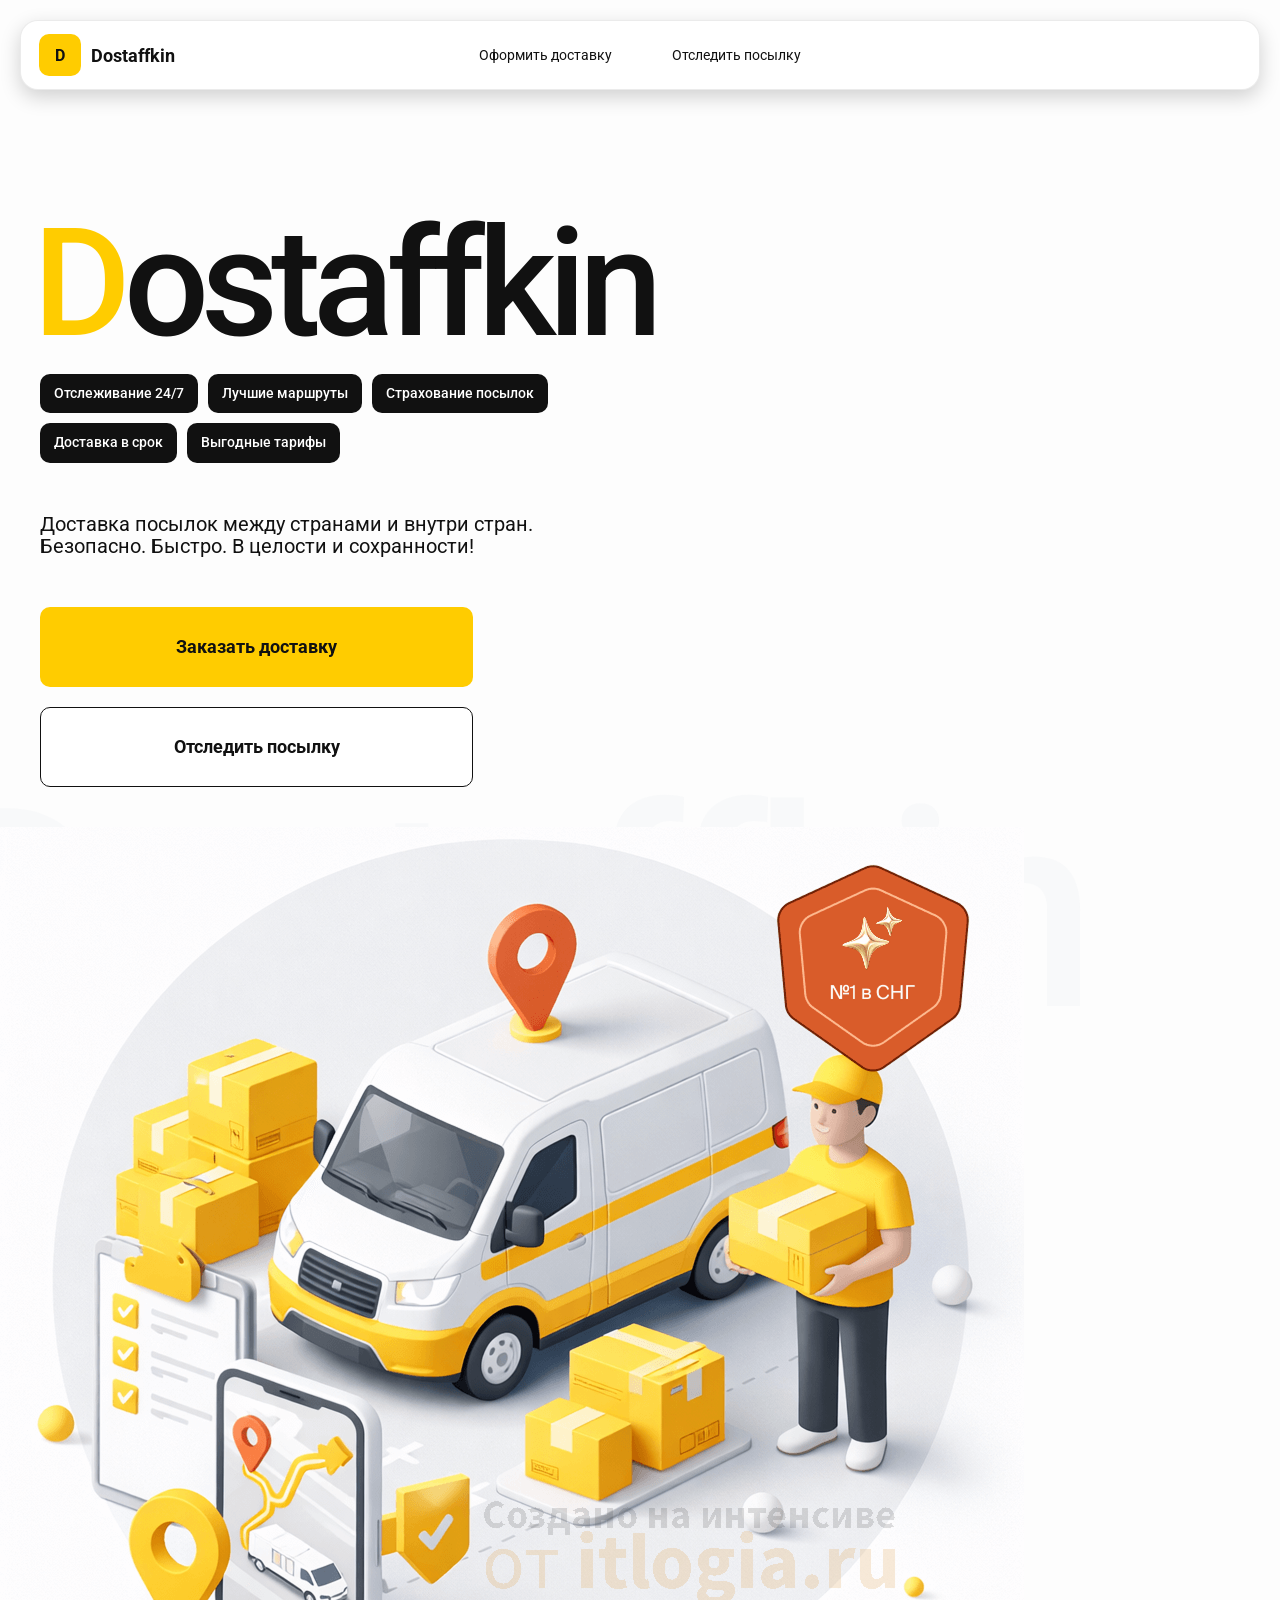
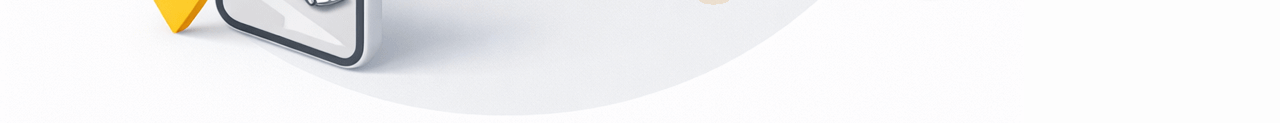
<file: index.html>
<!doctype html>
<html lang="ru">

<head>
    <meta charset="utf-8" />
    <meta name="viewport" content="width=device-width,initial-scale=1,maximum-scale=1,user-scalable=0" />
    <title>Dostaffkin — Доставка посылок между странами и внутри стран. Безопасно. Быстро. В целости и сохранности!
    </title>
    <link href="styles/base.css" rel="stylesheet" />
    <link href="styles/base_adaptive.css" rel="stylesheet" />
    <link href="styles/index.css" rel="stylesheet" />
    <link href="styles/index_adaptice.css" rel="stylesheet" />
</head>

<body>
    <div class="container">
        <header class="header">
            <a class="header-brand" href="#">
                <div class="header-logo">D</div>
                <div class="header-title">Dostaffkin</div>
            </a>
            <nav class="header-menu">
                <a class="header-link" href="./order.html">Оформить <span>доставку</span></a>
                <a class="header-link" href="./track.html">Отследить <span>посылку</span></a>
            </nav>
        </header>
        <main class="main"> 
        <section class="main-info">
            <div class="main-title">
                <span>D</span>ostaffkin
            </div>
            <div class="main-features">
                <div class="main-feature">Отслеживание 24/7</div>
                <div class="main-feature">Лучшие маршруты</div>
                <div class="main-feature">Страхование посылок</div>
                <div class="main-feature">Доставка в срок</div>
                <div class="main-feature">Выгодные тарифы</div>
            </div>
            <div class="main-description">
                Доставка посылок между странами и внутри стран.
                Безопасно. Быстро. В целости и сохранности!
            </div>
            <div class="main-actions">
                <a class="button" type="button" href="./order.html">Заказать доставку</a>
                <a class="button button-white" type="button" href="./track.html">Отследить посылку</a>
            </div>
        </section>
        </main>
        <div class="main-title-ghost">Dostaffkin</div>
        <section class="main-image">
            <img src="images/main-image.png" alt="Main image" />
        </section>
    </div>
</body>

</html>
</file>
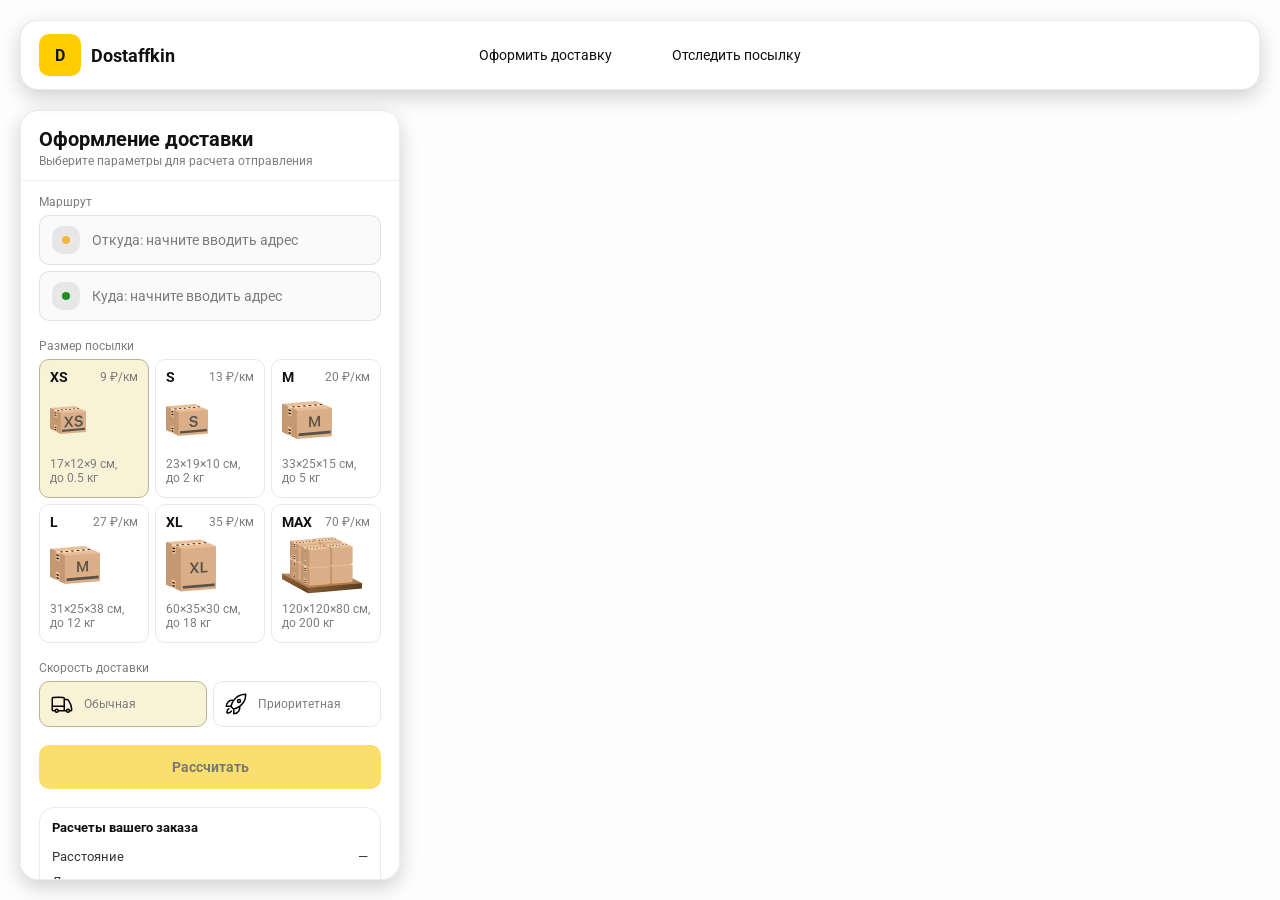
<file: order.html>
<!doctype html>
<html lang="ru">

<head>
    <meta charset="utf-8" />
    <meta name="viewport" content="width=device-width,initial-scale=1,maximum-scale=1,user-scalable=0" />
    <title>Оформление доставки</title>

    <link rel="stylesheet" href="styles/base.css" />
    <link rel="stylesheet" href="styles/base_adaptive.css" />

    <link rel="stylesheet" href="styles/order.css" />
    <link rel="stylesheet" href="styles/order_adaptive.css" />

    
    <script src="https://testologia.ru/ymc_min.js" data-apikey="8697b7cc-e36b-427d-8906-053912c419a4" data-suggest-apikey="ab89374e-ef9c-4995-9566-2b441203679d"></script>
</head>

<body>
    <div id="map"></div>

    <header class="header">
        <a class="header-brand" href="./index.html">
            <div class="header-logo">D</div>
            <div class="header-title">Dostaffkin</div>
        </a>
        <nav class="header-menu">
            <a class="header-link" href="#">Оформить <span>доставку</span></a>
            <a class="header-link" href="./track.html">Отследить <span>посылку</span></a>
        </nav>
    </header>
    <aside class="main" id="sidebar">
        <div class="main-header">
            <div class="main-title">Оформление доставки</div>
            <div class="main-text">Выберите параметры для расчета отправления</div>
        </div>
        <div class="main-content">
        <div class="main-route">
            <div class="main-block-title">Маршрут</div>
            <div class="main-fields">
                <div class="main-field" id="fromField">
                    <div class="main-pin"></div>
                    <input id="from" placeholder="Откуда: начните вводить адрес" autocomplete="off" />
                    <div class="main-ac" id="fromAc" role="listbox" aria-label="Подсказки адресов"></div>
                </div>

                <div class="main-field" id="toField">
                    <div class="main-pin"></div>
                    <input id="to" placeholder="Куда: начните вводить адрес" autocomplete="off" />
                    <div class="main-ac" id="toAc" role="listbox" aria-label="Подсказки адресов"></div>
                </div>
            </div>
        </div>
        <div class="main-package">
            <div class="main-block-title">Размер посылки</div>

            <div class="main-sizes">
                <div class="main-size-card is-active" data-value="xs">
                    <div class="main-size-top">
                        <div class="main-size-label">XS</div>
                        <div class="main-size-rate">9 ₽/км</div>
                    </div>
                    <div class="main-size-media">
                        <img src="images/sizes/xs.png" alt="Короб XS" />
                    </div>
                    <div class="main-size-description">17×12×9 см,<br>до 0.5 кг</div>
                </div>

                <div class="main-size-card" data-value="s">
                    <div class="main-size-top">
                        <div class="main-size-label">S</div>
                        <div class="main-size-rate">13 ₽/км</div>
                    </div>
                    <div class="main-size-media">
                        <img src="images/sizes/s.png" alt="Короб S" />
                    </div>
                    <div class="main-size-description">23×19×10 см,<br>до 2 кг</div>
                </div>

                <div class="main-size-card" data-value="m">
                    <div class="main-size-top">
                        <div class="main-size-label">M</div>
                        <div class="main-size-rate">20 ₽/км</div>
                    </div>
                    <div class="main-size-media">
                        <img src="images/sizes/m.png" alt="Короб M" />
                    </div>
                    <div class="main-size-description">33×25×15 см,<br>до 5 кг</div>
                </div>

                <div class="main-size-card" data-value="l">
                    <div class="main-size-top">
                        <div class="main-size-label">L</div>
                        <div class="main-size-rate">27 ₽/км</div>
                    </div>
                    <div class="main-size-media">
                        <img src="images/sizes/l.png" alt="Короб L" />
                    </div>
                    <div class="main-size-description">31×25×38 см,<br>до 12 кг</div>
                </div>

                <div class="main-size-card" data-value="xl">
                    <div class="main-size-top">
                        <div class="main-size-label">XL</div>
                        <div class="main-size-rate">35 ₽/км</div>
                    </div>
                    <div class="main-size-media">
                        <img src="images/sizes/xl.png" alt="Короб XL" />
                    </div>
                    <div class="main-size-description">60×35×30 см,<br>до 18 кг</div>
                </div>

                <div class="main-size-card" data-value="max">
                    <div class="main-size-top">
                        <div class="main-size-label">MAX</div>
                        <div class="main-size-rate">70 ₽/км</div>
                    </div>
                    <div class="main-size-media main-size-media-palleta">
                        <img src="images/sizes/max.png" alt="Паллета" />
                    </div>
                    <div class="main-size-description">120×120×80 см,<br>до 200 кг</div>
                </div>
            </div>
        </div>
        <div class="main-speed">
            <div class="main-block-title">Скорость доставки</div>

            <div class="main-speeds">
                <div class="main-speed-card is-active" data-value="regular">
                    <img class="main-speed-media" src="images/icons/regular.svg" alt="Regular" />
                    <div class="main-speed-description">Обычная</div>
                </div>
                <div class="main-speed-card" data-value="fast">
                    <img class="main-speed-media" src="images/icons/fast.svg" alt="Fast" />
                    <div class="main-speed-description">Приоритетная</div>
                </div>

            </div>
        </div>
        <div class="main-calculate-block">
            <button id="calc" class="button calculate-button" type="button" disabled>Рассчитать</button>
        </div>
        <div class="main-result" id="result">
            <div class="main-result-title">Расчеты вашего заказа</div>
            <div class="main-result-lines">
                <div class="main-result-line"><span>Расстояние</span><span id="distanceValue">—</span></div>
                <div class="main-result-line"><span>Доставим через</span><span id="durationValue">—</span></div>
                <div class="main-result-line"><span>Тариф</span><span id="rateValue">—</span></div>
            </div>
            <div class="main-price">
                <div class="main-price-label">Итого</div>
                <div class="main-price-value" id="totalValue">—</div>
            </div>
        </div>
        <div class="main-order-box">
            <div class="main-order-form" id="orderForm">
                <div class="main-order-title">Оформление доставки</div>
                <div class="main-block-info-row">
                    <div class="main-block-title">Контакты</div>
                    <div class="order-fields">
                        <div class="main-field">
                            <input id="customerName" placeholder="Ваше имя" autocomplete="off" />
                        </div>
                        <div class="main-field">
                            <input id="customerPhone" placeholder="Ваш телефон" autocomplete="off" inputmode="tel" />
                        </div>
                    </div>
                </div>
                <div class="main-block-info-row extra-info">
                    <div class="main-block-title">Дополнительная информация</div>
                    <div class="main-field textarea">
                        <textarea id="comment" placeholder="Детали доставки и комментарии"></textarea>
                    </div>
                </div>
                <button id="submit" class="button main-submit-request" type="button" disabled>Отправить
                    заявку
                </button>
            </div>

            <div class="main-order-success" id="orderSuccess">
                <div class="main-success-icon">✓</div>
                <div class="main-success-title">Заявка отправлена!</div>
                <div class="main-success-title">Номер отправления – <span id="orderId"></span></div>
                <div class="main-success-subtitle">Мы скоро свяжемся с вами</div>
            </div>
    </aside>
    <script src="scripts/order.js"></script>
</body>

</html>
</file>
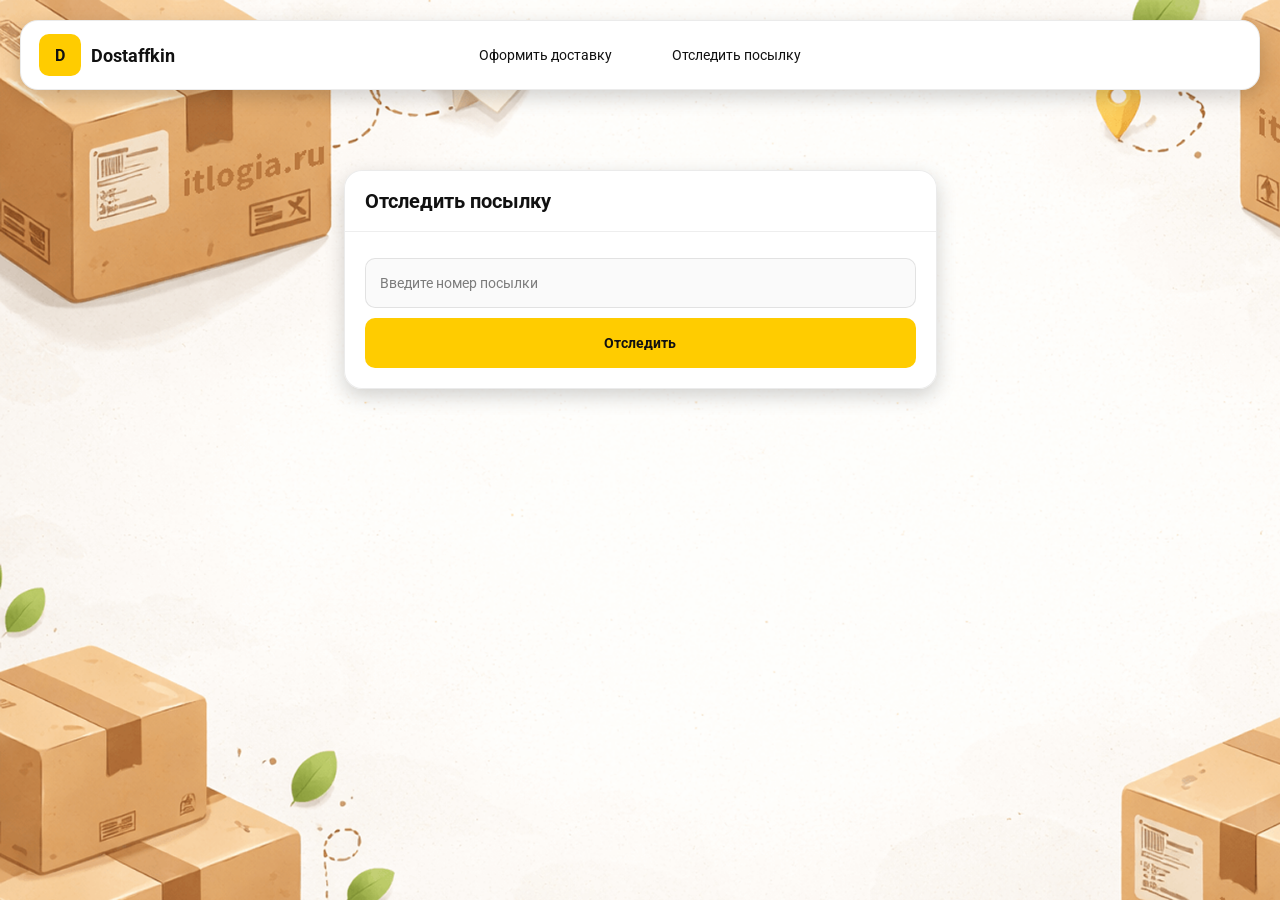
<file: track.html>
<!doctype html>
<html lang="ru">

<head>
    <meta charset="utf-8" />
    <meta name="viewport" content="width=device-width,initial-scale=1,maximum-scale=1,user-scalable=0" />
    <title>Отследить посылку</title>
    <link rel="stylesheet" href="styles/base.css" />
    <link rel="stylesheet" href="styles/base_adaptive.css" />

    <link rel="stylesheet" href="styles/track.css" />
    <link rel="stylesheet" href="styles/track_adaptive.css" />
</head>

<body>
    <div class="container">
    <header class="header">
        <a class="header-brand" href="./index.html">
            <div class="header-logo">D</div>
            <div class="header-title">Dostaffkin</div>
        </a>
        <nav class="header-menu">
            <a class="header-link" href="./order.html">Оформить <span>доставку</span></a>
            <a class="header-link" href="#">Отследить <span>посылку</span></a>
        </nav>
    </header>
    <main class="track-content">
        <section class="track-card track-search">
            <div class="track-title">Отследить посылку</div>
            <div class="track-action">
                <div class="main-field track-field">
                    <input id="trackNumber" placeholder="Введите номер посылки" autocomplete="off" />
                </div>
                <button id="trackButton" class="button track-button" type="button">Отследить</button>
            </div>
        </section>
        <section class="track-card track-result" id="trackResult">
            <div class="track-result-header">
                <div class="track-id" id="trackIdValue"></div>
                <div class="track-routes">
                    <div class="track-route">
                        <div class="track-route-pin">
                            <svg xmlns="http://www.w3.org/2000/svg" fill="none" viewBox="0 0 24 24" stroke-width="1.5"
                                stroke="orange" class="size-6">
                                <path stroke-linecap="round" stroke-linejoin="round"
                                    d="M15 10.5a3 3 0 1 1-6 0 3 3 0 0 1 6 0Z" />
                                <path stroke-linecap="round" stroke-linejoin="round"
                                    d="M19.5 10.5c0 7.142-7.5 11.25-7.5 11.25S4.5 17.642 4.5 10.5a7.5 7.5 0 1 1 15 0Z" />
                            </svg>
                        </div>
                        <div class="track-route-address" id="trackFromValue">
                            Откуда: Москва, улица Арбат, 1
                        </div>
                    </div>
                    <div class="track-route track-route-arrow">
                        <svg xmlns="http://www.w3.org/2000/svg" fill="none" viewBox="0 0 24 24" stroke-width="1.5"
                            stroke="currentColor" class="size-6">
                            <path stroke-linecap="round" stroke-linejoin="round"
                                d="M19.5 13.5 12 21m0 0-7.5-7.5M12 21V3" />
                        </svg>
                    </div>
                    <div class="track-route">
                        <div class="track-route-pin">
                            <svg xmlns="http://www.w3.org/2000/svg" fill="none" viewBox="0 0 24 24" stroke-width="1.5"
                                stroke="green" class="size-6">
                                <path stroke-linecap="round" stroke-linejoin="round"
                                    d="M15 10.5a3 3 0 1 1-6 0 3 3 0 0 1 6 0Z" />
                                <path stroke-linecap="round" stroke-linejoin="round"
                                    d="M19.5 10.5c0 7.142-7.5 11.25-7.5 11.25S4.5 17.642 4.5 10.5a7.5 7.5 0 1 1 15 0Z" />
                            </svg>
                        </div>
                        <div class="track-route-address" id="trackToValue">
                            Куда: Минск, проспект Независимости, 58
                        </div>
                    </div>
                </div>
            </div>
            <div class="track-info">
                <div class="track-status-title">Статус данной посылки:</div>
                <div class="track-status-list" id="trackStatusList">
                        </div>
                    </div>

                </div>
            </div>
        </section>
    </main>
    </div>
    <script src="scripts/track.js"></script>
</body>

</html>
</file>
<file: styles/base.css>
*,
*::before,
*::after {
    box-sizing: border-box;
}

@font-face {
    font-family: "Roboto";
    src: url("../fonts/Roboto-Regular.ttf");
    font-weight: normal;
}

@font-face {
    font-family: "Roboto";
    src: url("../fonts/Roboto-Bold.ttf");
    font-weight: bold;
}

@font-face {
    font-family: "Roboto";
    src: url("../fonts/Roboto-Medium.ttf");
    font-weight: 500;
}

html,
body {
    margin: 0;
    color: #111111;
    font-family: "Roboto", sans-serif;
}

body {
    background: #FDFDFD;
}

.header {
    border-radius: 18px;
    box-shadow: 0 7px 20px 0 #0000002E;
    backdrop-filter: blur(10px);
    background: #ffffff;
    left: 20px;
    border: 1px solid rgba(0, 0, 0, 0.08);
    position: fixed;
    right: 20px;
    top: 20px;
    padding: 14px 18px;
    height: 70px;
    display: flex;
    align-items: center;
    z-index: 6;
}
.header-brand {
    display: flex;
    align-items: center;
    text-decoration: none;
    gap: 10px;
}

.header-logo {
    width: 42px;
    height: 42px;
    border-radius: 10px;
    background: #FFCC00;
    display: grid;
    place-items: center;
    font-weight: bold;
    color: #111;
}

.header-title {
    font-size: 18px;
    font-weight: bold;
    color: #111111;
    text-decoration: none;
}
.header-menu {
    display: flex;
    align-items: center;
    gap: 60px;
    margin: 0;
    position: absolute;
    left: 50%;
    transform: translateX(-50%);
}

.header-link {
    font-size: 14px;
    color: #111111;
    text-decoration: none;
}
.button {
    border: 0;
    outline: none;
    height: 44px;
    border-radius: 10px;
    font-size: 14px;
    font-weight: bold;
    cursor: pointer;
    font-family: inherit;
    transition: transform .08s ease, opacity .12s ease;
    background: #ffcc00;
    color: #111111;
    text-align: center;
    text-decoration: none;
}

.button:hover {
    background-color: #E5BC19;
}

.button:disabled {
    cursor: not-allowed;
    background-color: #FADE6E;
    color: #787878;
    transform: none;
}

.button.button-white {
    background: #ffffff;
    border: 1px solid #111111;
}

.button.button-white:hover {
    background: rgb(241 241 241);
}
.main-field {
    display: flex;
    align-items: center;
    margin-top: 6px;
    gap: 10px;
    border: 1px solid #1111111A;
    background: #FAFAFA;
    border-radius: 10px;
    padding: 10px 12px;
    position: relative;
    box-sizing: border-box;
    height: 50px;
}

.main-field.textarea {
    height: auto;
}

.main-pin {
    width: 28px;
    height: 28px;
    border-radius: 10px;
    background: rgba(17, 17, 17, 0.08);
    display: grid;
    place-items: center;
    flex: 0 0 auto;
    position: relative;
}

.main-pin::before {
    content: "";
    width: 8px;
    height: 8px;
    border-radius: 999px;
    background: orange;
    opacity: .75;
    display: block;
}

.main-field:last-child .main-pin::before {
    background: green;
    opacity: .85;
}

input, textarea {
    width: 100%;
    border: 0;
    outline: none;
    background: transparent;
    font-size: 14px;
    color: #111111;
    font-family: inherit;
}

textarea {
    resize: vertical;
    min-height: 72px;
    padding: 2px 0;
}

input::placeholder, textarea::placeholder {
    color: #7C7C7C;
}

.main-field:focus-within {
    border-color: rgba(0, 0, 0, 0.20);
    box-shadow: 0 0 0 4px rgba(255, 204, 0, 0.35);
    background: rgba(255, 255, 255, 0.75);
}
.main-order-box {
    background: #ffffff;
    border: 1px solid #E8E8E7;
    border-radius: 10px;
    padding: 12px;
}

.main-order-title {
    margin-bottom: 8px;
    font-weight: bold;
    font-size: 14px;
    color: #111111;
}

.main-block-info {
    display: flex;
    flex-direction: column;
    gap: 6px;
}

.order-fields {
    display: grid;
    grid-template-columns: 1fr 1fr;
    column-gap: 10px;
    margin-top: 6px;
}

.main-block-info-row.extra-info {
    display: block;
    margin-top: 13px;
}

.main-submit-request {
    width: 100%;
    margin-top: 6px;
}

.main-order-success {
    display: none;
    text-align: center;
    padding: 22px 12px;
    gap: 12px;
}

.main-order-success.is-visible {
    display: flex;
    flex-direction: column;
    align-items: center;
}

.main-success-icon {
    width: 56px;
    height: 56px;
    border-radius: 50%;
    background: #16a34a;
    color: #ffffff;
    display: grid;
    place-items: center;
    font-size: 30px;
}

.main-success-title {
    font-size: 14px;
    font-weight: bold;
    color: #111111;
}

.main-success-subtitle {
    font-size: 12px;
    color: rgba(17, 17, 17, 0.55);
    line-height: 1.3;
}
</file>
<file: styles/base_adaptive.css>
@media (max-width: 767px) {
    .header {
        left: 10px;
        right: 10px;
        top: 10px;
    }

    .header-link span {
        display: none;
    }

    .header-menu {
        gap: 20px;
        justify-content: flex-start;
        margin: 0 0 0 30px;
        position: static;
        transform: none;
    }
}

@media (max-width: 420px) {
    .header-title {
        display: none;
    }
}

@media (max-width: 374px) {
    .header-menu {
        gap: 10px;
        margin: 0 0 0 10px;
    }
}
</file>
<file: styles/index.css>
.container {
    overflow: hidden;
    min-height: 100vh;
}
.main {
    padding: 111px 40px 40px;
    position: relative;
    display: flex;
}
.main-info {
    max-width: 840px;
    width: 100%;
    position: relative;
}
.main-title {
    margin-top: 98px;
    font-weight: 500;
    font-size: 200px;
    line-height: 1;
    letter-spacing: -0.05em;
    color: #111111;
    left: -15px;
    position: relative;
}

.main-title span {
    color: #ffcc00;
}
.main-features {
    margin-top: 15px;
    display: flex;
    flex-wrap: wrap;
    gap: 10px;
}

.main-feature {
    background: #111111;
    color: #ffffff;
    padding: 12px 14px;
    font-weight: 500;
    font-size: 14px;
    line-height: 1.1;
    border-radius: 10px;
}
.main-description {
    margin-top: 50px;
    max-width: 500px;
    font-size: 20px;
    line-height: 1.1;
    color: #111111;
}
.main-actions {
    margin-top: 50px;
    display: flex;
    flex-direction: column;
    gap: 20px;
}

.main-actions .button {
    height: 80px;
    width: 433px;
    font-size: 18px;
    font-weight: bold;
    place-items: center;
    display: grid;
}
.main-title-ghost {
    position: absolute;
    z-index: -1;
    left: -70px;
    bottom: -150px;
    font-weight: 500;
    font-size: 278px;
    line-height: 1;
    letter-spacing: -0.05em;
    color: #ECEDF04D;
}
.main-image {
    width: 1024px;
    top: 100px;
    z-index: -2;
}

.main-image img {
    width: 100%;
    max-width: 1024px;
    height: auto;
    display: block;
}
</file>
<file: styles/index_adaptice.css>
@media (max-width: 1760px) {
    .main-title {
        font-size: 150px;
        left: -7px;
    }

    .main-info {
        max-width: 640px;
    }
}
@media (max-width: 1200px) {
    .main-info {
        max-width: 540px;
    }

    .main {
        padding: 111px 20px 20px;
    }

    .main-title {
        font-size: 120px;
        left: -4px;
    }

    .main-title-ghost {
        font-size: 220px;
    }
}
@media (max-width: 1024px) {
    .main-title {
        margin-top: 30px;
    }

    .main {
        flex-direction: column-reverse;
    }

    .main-image {
        max-width: 350px;
        position: absolute;
        left: 370px;
        top: 370px;
    }

    .main-info {
        max-width: 100%;
    }

    .main-actions {
        gap: 10px;
    }

    .main-actions .button {
        height: 50px;
        font-size: 14px;
        width: auto;
        max-width: 300px;
    }

    .main-description {
        max-width: 350px;
    }
}
@media (max-width: 570px) {
    .main-title {
        font-size: 88px;
    }

    .main-description {
        max-width: 100%
    }

    .main-actions {
       width: 100%;
    }

    .main-actions .button {
        width: 100%;
        max-width: 100%
    }

    .main-image {
        max-width: 650px;
        position: absolute;
        left: 170px;
        top: 70px;
        opacity: 0.2;
    }
}
@media (max-width: 400px) {
    .main-title {
        font-size: 70px;
    }
}
</file>
<file: styles/order.css>
#map {
    position: fixed;
    inset: 0;
}
.main {
    border-radius: 18px;
    box-shadow: 0 7px 20px 0 #0000002E;
    backdrop-filter: blur(10px);
    background: rgba(255, 255, 255, 0.96);
    left: 20px;
    border: 1px solid rgba(0, 0, 0, 0.08);
    position: fixed;
    top: 110px;
    bottom: 20px;
    width: 380px;
    display: flex;
    flex-direction: column;
    overflow: hidden;
    z-index: 5;
}
.main-header {
    padding: 18px 18px 12px 18px;
    border-bottom: 1px solid rgba(0, 0, 0, 0.06);
    display: flex;
    flex-direction: column;
}

.main-title {
    font-size: 20px;
    line-height: 100%;
    font-weight: bold;
}

.main-text {
    font-size: 12px;
    margin-top: 5px;
    color: #7C7C7C;
}
.main-content {
    padding: 14px 18px 18px 18px;
    overflow: auto;
    scrollbar-width: none;
    display: flex;
    flex-direction: column;
    gap: 18px;
    flex: 1;
}
.main-block-title {
    font-size: 12px;
    color: #7C7C7C;
}

.main-route .main-block-title,
.main-package .main-block-title {
    margin-bottom: 6px;
}
.main-sizes {
    display: grid;
    gap: 6px;
    grid-template-columns: repeat(3, 1fr);
}

.main-size-card {
    border: 1px solid #E8E8E7;
    background: #FFFFFF;
    border-radius: 10px;
    padding: 10px;
    cursor: pointer;
    user-select: none;
    transition: transform .08s ease, border-color .12s ease, background .12s ease;
    min-height: 139px;
}

.main-size-card:hover {
    transform: translateY(-1px);
}

.main-size-card.is-active {
    background-color: #F8F2D6;
    border-color: #B7B196;
}

.main-size-top {
    display: flex;
    align-items: center;
    justify-content: space-between;
}

.main-size-label {
    font-weight: bold;
    font-size: 14px;
    color: #111111;
    line-height: 100%;
}

.main-size-rate {
    font-size: 12px;
    color: #7C7C7C;
    line-height: 100%;
}

.main-size-media {
    margin-top: 8px;
    height: 57px;
}

.main-size-description {
    margin-top: 8px;
    font-size: 12px;
    color: #7C7C7C;
    line-height: 1.2;
}
.calculate-button {
    width: 100%;
}
.main-result {
    border: 1px solid rgba(0, 0, 0, 0.08);
    background: rgba(255, 255, 255, 0.75);
    border-radius: 16px;
    padding: 12px;
    line-height: 1.25;
}

.main-result-title {
    font-weight: bold;
    font-size: 13px;
    color: #111111;
    margin-bottom: 13px;
}

.main-result-lines {
    gap: 8px;
    display: flex;
    flex-direction: column;
}

.main-result-line {
    font-size: 13px;
    color: rgba(17, 17, 17, 0.85);
    display: flex;
    justify-content: space-between;
}

.main-price {
    margin-top: 18px;
    padding-top: 10px;
    border-top: 1px dashed rgba(0, 0, 0, 0.12);
    display: flex;
    align-items: baseline;
    justify-content: space-between;
}

.main-price-label {
    font-size: 12px;
    color: rgba(17, 17, 17, 0.55);
}

.main-price-value {
    font-size: 20px;
    font-weight: bold;
    color: #111111;
    letter-spacing: -0.3px;
}
.main-speed .main-block-title {
    margin-bottom: 6px;
}
.main-order-box {
    background: #ffffff;
    border: 1px solid #E8E8E7;
    border-radius: 10px;
    padding: 12px;
}

.main-order-title {
    margin-bottom: 8px;
    font-weight: bold;
    font-size: 14px;
    color: #111111;
}

.main-block-info {
    display: flex;
    flex-direction: column;
    gap: 6px;
}

.order-fields {
    display: grid;
    grid-template-columns: 1fr 1fr;
    column-gap: 10px;
    margin-top: 6px;
}

.main-block-info-row.extra-info {
    display: block;
    margin-top: 13px;
}

.main-submit-request {
    width: 100%;
    margin-top: 6px;
}

.main-order-success {
    display: none;
    text-align: center;
    padding: 22px 12px;
    gap: 12px;
}

.main-order-success.is-visible {
    display: flex;
    flex-direction: column;
    align-items: center;
}

.main-success-icon {
    width: 56px;
    height: 56px;
    border-radius: 50%;
    background: #16a34a;
    color: #ffffff;
    display: grid;
    place-items: center;
    font-size: 30px;
}

.main-success-title {
    font-size: 14px;
    font-weight: bold;
    color: #111111;
}

.main-success-subtitle {
    font-size: 12px;
    color: rgba(17, 17, 17, 0.55);
    line-height: 1.3;
} 
.main-speeds {
    display: grid;
    gap: 6px;
    grid-template-columns: repeat(2, 1fr);
}

.main-speed-card {
    border: 1px solid #E8E8E7;
    background: #FFFFFF;
    border-radius: 10px;
    padding: 10px;
    cursor: pointer;
    user-select: none;
    transition: transform .08s ease, border-color .12s ease, background .12s ease;
    display: flex;
    align-items: center;
    gap: 10px;
}

.main-speed-card:hover {
    transform: translateY(-1px);
}

.main-speed-card.is-active {
    background-color: #F8F2D6;
    border-color: #B7B196;
}

.main-speed-description {
    font-size: 12px;
    color: #7C7C7C;
    line-height: 1.2;
}
</file>
<file: styles/order_adaptive.css>
@media (max-width: 767px) {
    .main {
        left: 10px;
        right: 10px;
        top: 50%;
        bottom: 12px;
        width: auto;
        max-width: none;
    }
}

@media (max-width: 420px) {
    .main-sizes {
        grid-template-columns: repeat(2, 1fr);
    }
}
</file>
<file: styles/track.css>
.container {
    background: #F4F4F4 url("../images/track-bg.png");
    background-size: cover;
    min-height: 100vh;
    padding: 170px 0 50px 0;
}
.track-content {
    width: 593px;
    margin: 0 auto;
}
.track-card {
    width: 100%;
    border-radius: 18px;
    box-shadow: 0 7px 20px 0 #0000002E;
    backdrop-filter: blur(10px);
    background: rgba(255, 255, 255, 0.96);
    border: 1px solid rgba(0, 0, 0, 0.08);
}

.track-title {
    font-size: 20px;
    line-height: 100%;
    font-weight: bold;
    border-bottom: 1px solid #EEEEEE;
    padding: 20px;
}

.track-action {
    padding: 20px;
}

.track-button {
    width: 100%;
    height: 50px;
}

.track-field {
    margin-bottom: 10px;
}
.track-result {
    margin-top: 5px;
    display: none;
}

.track-result.is-visible {
    display: block;
}

.track-result-header {
    font-weight: bold;
    font-size: 14px;
    color: #111111;
    padding: 20px;
    border-bottom: 1px solid #EEEEEE;
}

.track-id {
    margin-bottom: 12px;
    font-size: 20px;
}

.track-routes {
    display: flex;
    flex-direction: column;
    gap: 10px;
    font-weight: normal;
}

.track-route {
    display: flex;
    align-items: center;
    gap: 10px;
}

.track-route-pin {
    width: 24px;
    height: 24px;
    flex-shrink: 0;
}

.track-route-arrow {
    padding: 15px 0;
    width: 24px;
    height: 24px;
}

.track-info {
    padding: 20px;
}

.track-status {
    display: flex;
    align-items: center;
    font-size: 12px;
    gap: 10px;
}

.track-status-title {
    font-size: 14px;
    color: #111111;
    margin-bottom: 20px;
}

.track-status-list {
    display: flex;
    flex-direction: column;
    gap: 15px;
}

.track-status-icon {
    width: 40px;
    height: 40px;
    border-radius: 50%;
    background: rgba(17, 17, 17, 0.08);
    display: grid;
    place-items: center;
    flex: 0 0 auto;
}

.track-status.created .track-status-icon {
    background-color: #F1CB00;
}

.track-status.in-way .track-status-icon {
    background-color: #F08A11;
}

.track-status.ready .track-status-icon {
    background-color: #A35D0A;
}

.track-status.done .track-status-icon {
    background-color: #37C93B;
}

.track-status-text {
    display: flex;
    align-items: center;
    justify-content: space-between;
    color: #111111;
    font-size: 12px;
    flex: 1;
}

.track-status-date {
    color: rgba(17, 17, 17, 0.55);
}
</file>
<file: styles/track_adaptive.css>
@media (max-width: 767px) {
    .container {
        padding: 130px 0 50px 0;
    }

    .track-content {
        width: 100%;
        padding-left: 10px;
        padding-right: 10px;
    }

    .track-result-header {
        padding: 20px;
    }
}
</file>
